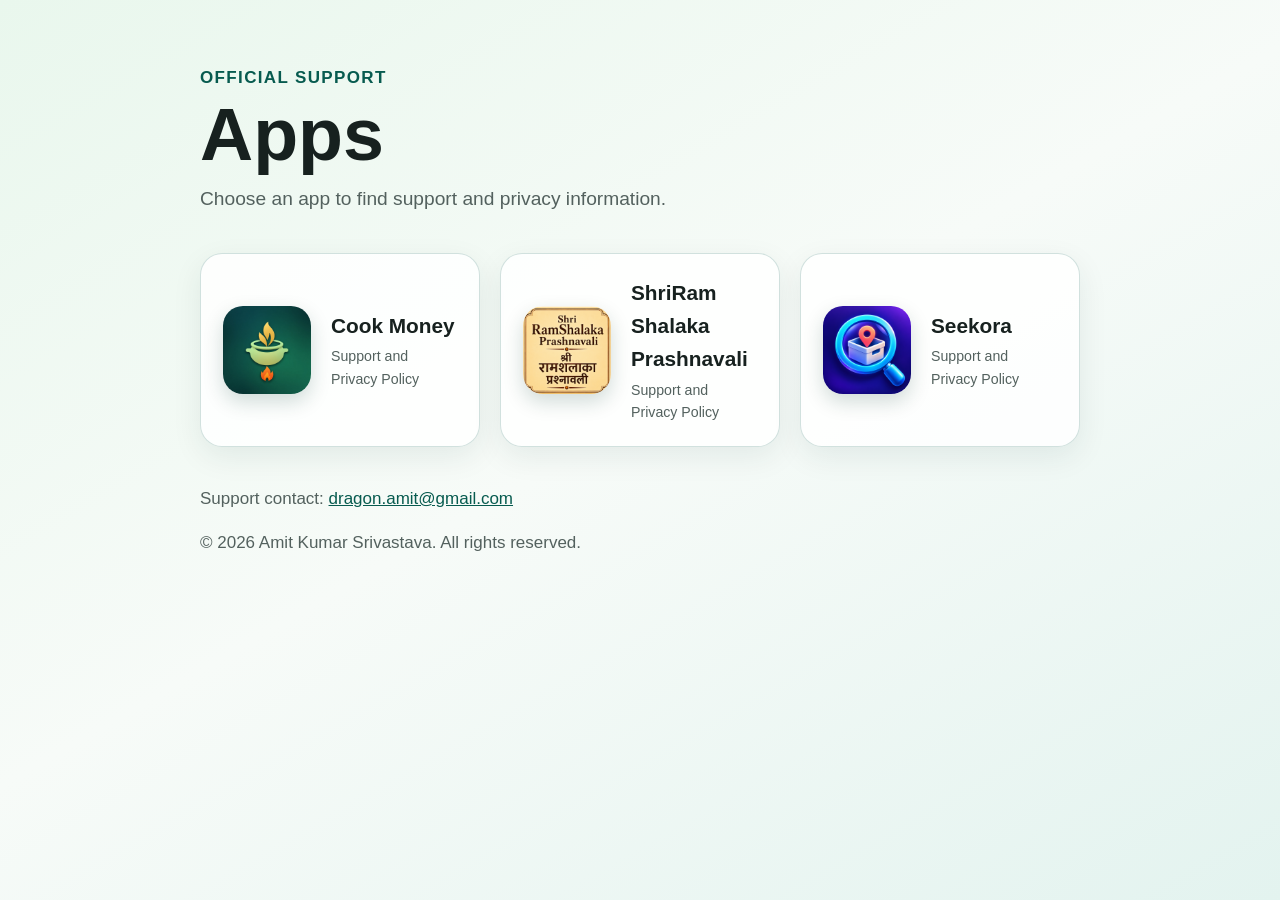
<file: index.html>
<!doctype html>
<html lang="en">
<head>
    <meta charset="utf-8">
    <meta name="viewport" content="width=device-width, initial-scale=1">
    <meta name="description" content="Official support and privacy information for apps by Amit Kumar Srivastava.">
    <meta name="theme-color" content="#075b4f">
    <title>App Support</title>
    <link rel="stylesheet" href="styles.css">
</head>
<body>
    <main>
        <header>
            <p class="eyebrow">Official support</p>
            <h1>Apps</h1>
            <p class="lead">Choose an app to find support and privacy information.</p>
        </header>

        <section class="app-grid" aria-label="Supported apps">
            <a class="app-card" href="cookmoney/">
                <img src="cookmoney/cook-money-icon.png" alt="" width="88" height="88">
                <span>
                    <strong>Cook Money</strong>
                    <small>Support and Privacy Policy</small>
                </span>
            </a>
            <a class="app-card" href="ShriRamShalaka/">
                <img src="ShriRamShalaka/ram-shalaka-icon.png" alt="" width="95" height="88">
                <span>
                    <strong>ShriRam Shalaka Prashnavali</strong>
                    <small>Support and Privacy Policy</small>
                </span>
            </a>
            <a class="app-card" href="seekora/">
                <img src="seekora/seekora-icon.png" alt="" width="88" height="88">
                <span>
                    <strong>Seekora</strong>
                    <small>Support and Privacy Policy</small>
                </span>
            </a>
        </section>

        <footer>
            <p>Support contact: <a href="mailto:dragon.amit@gmail.com">dragon.amit@gmail.com</a></p>
            <p>&copy; 2026 Amit Kumar Srivastava. All rights reserved.</p>
        </footer>
    </main>
</body>
</html>
</file>
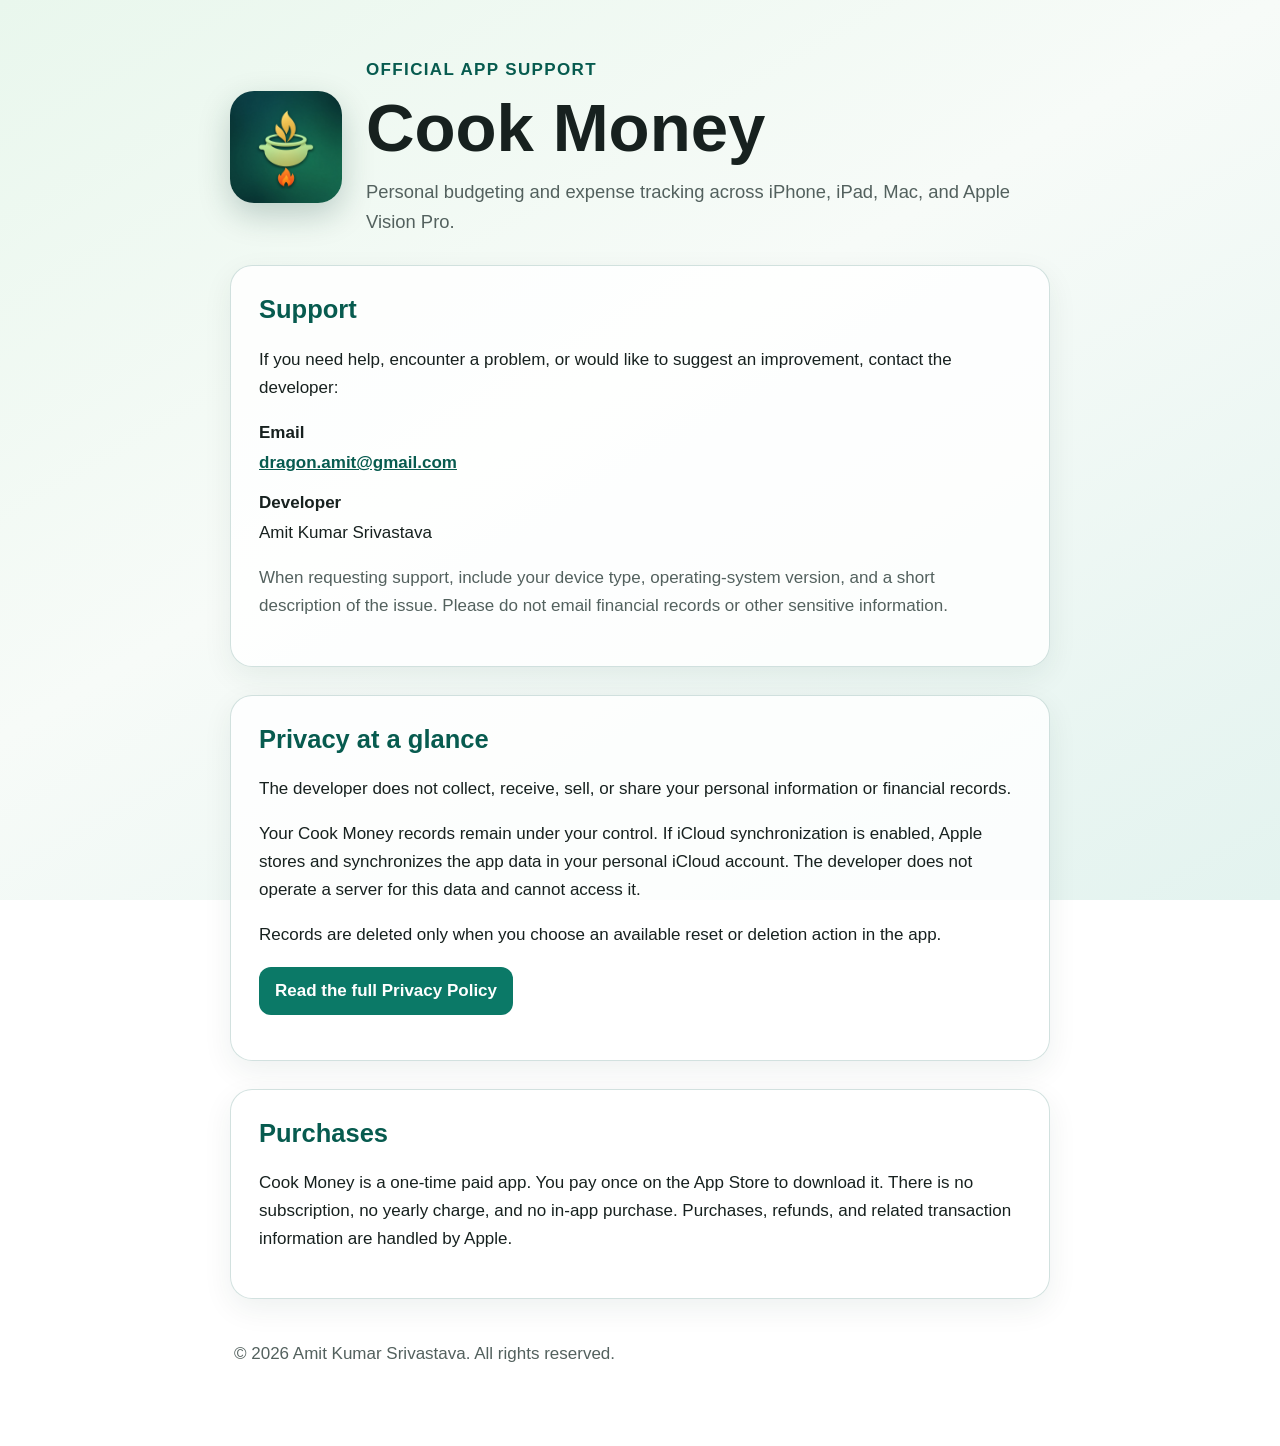
<file: cookmoney/index.html>
<!doctype html>
<html lang="en">
<head>
    <meta charset="utf-8">
    <meta name="viewport" content="width=device-width, initial-scale=1">
    <meta name="description" content="Official support page for Cook Money on iPhone, iPad, Mac, and Apple Vision Pro.">
    <meta name="theme-color" content="#075b4f">
    <title>Cook Money Support</title>
    <link rel="stylesheet" href="styles.css">
</head>
<body>
    <main>
        <header class="hero">
            <img src="cook-money-icon.png" alt="Cook Money app icon" width="112" height="112">
            <div>
                <p class="eyebrow">Official app support</p>
                <h1>Cook Money</h1>
                <p class="lead">Personal budgeting and expense tracking across iPhone, iPad, Mac, and Apple Vision Pro.</p>
            </div>
        </header>

        <section aria-labelledby="support-heading">
            <h2 id="support-heading">Support</h2>
            <p>If you need help, encounter a problem, or would like to suggest an improvement, contact the developer:</p>
            <dl>
                <div>
                    <dt>Email</dt>
                    <dd><a href="mailto:dragon.amit@gmail.com?subject=Cook%20Money%20Support">dragon.amit@gmail.com</a></dd>
                </div>
                <div>
                    <dt>Developer</dt>
                    <dd>Amit Kumar Srivastava</dd>
                </div>
            </dl>
            <p class="note">When requesting support, include your device type, operating-system version, and a short description of the issue. Please do not email financial records or other sensitive information.</p>
        </section>

        <section aria-labelledby="privacy-heading">
            <h2 id="privacy-heading">Privacy at a glance</h2>
            <p>The developer does not collect, receive, sell, or share your personal information or financial records.</p>
            <p>Your Cook Money records remain under your control. If iCloud synchronization is enabled, Apple stores and synchronizes the app data in your personal iCloud account. The developer does not operate a server for this data and cannot access it.</p>
            <p>Records are deleted only when you choose an available reset or deletion action in the app.</p>
            <p><a class="button" href="privacy.html">Read the full Privacy Policy</a></p>
        </section>

        <section aria-labelledby="purchase-heading">
            <h2 id="purchase-heading">Purchases</h2>
            <p>Cook Money is a one-time paid app. You pay once on the App Store to download it. There is no subscription, no yearly charge, and no in-app purchase. Purchases, refunds, and related transaction information are handled by Apple.</p>
        </section>

        <footer>
            <p>&copy; 2026 Amit Kumar Srivastava. All rights reserved.</p>
        </footer>
    </main>
</body>
</html>
</file>
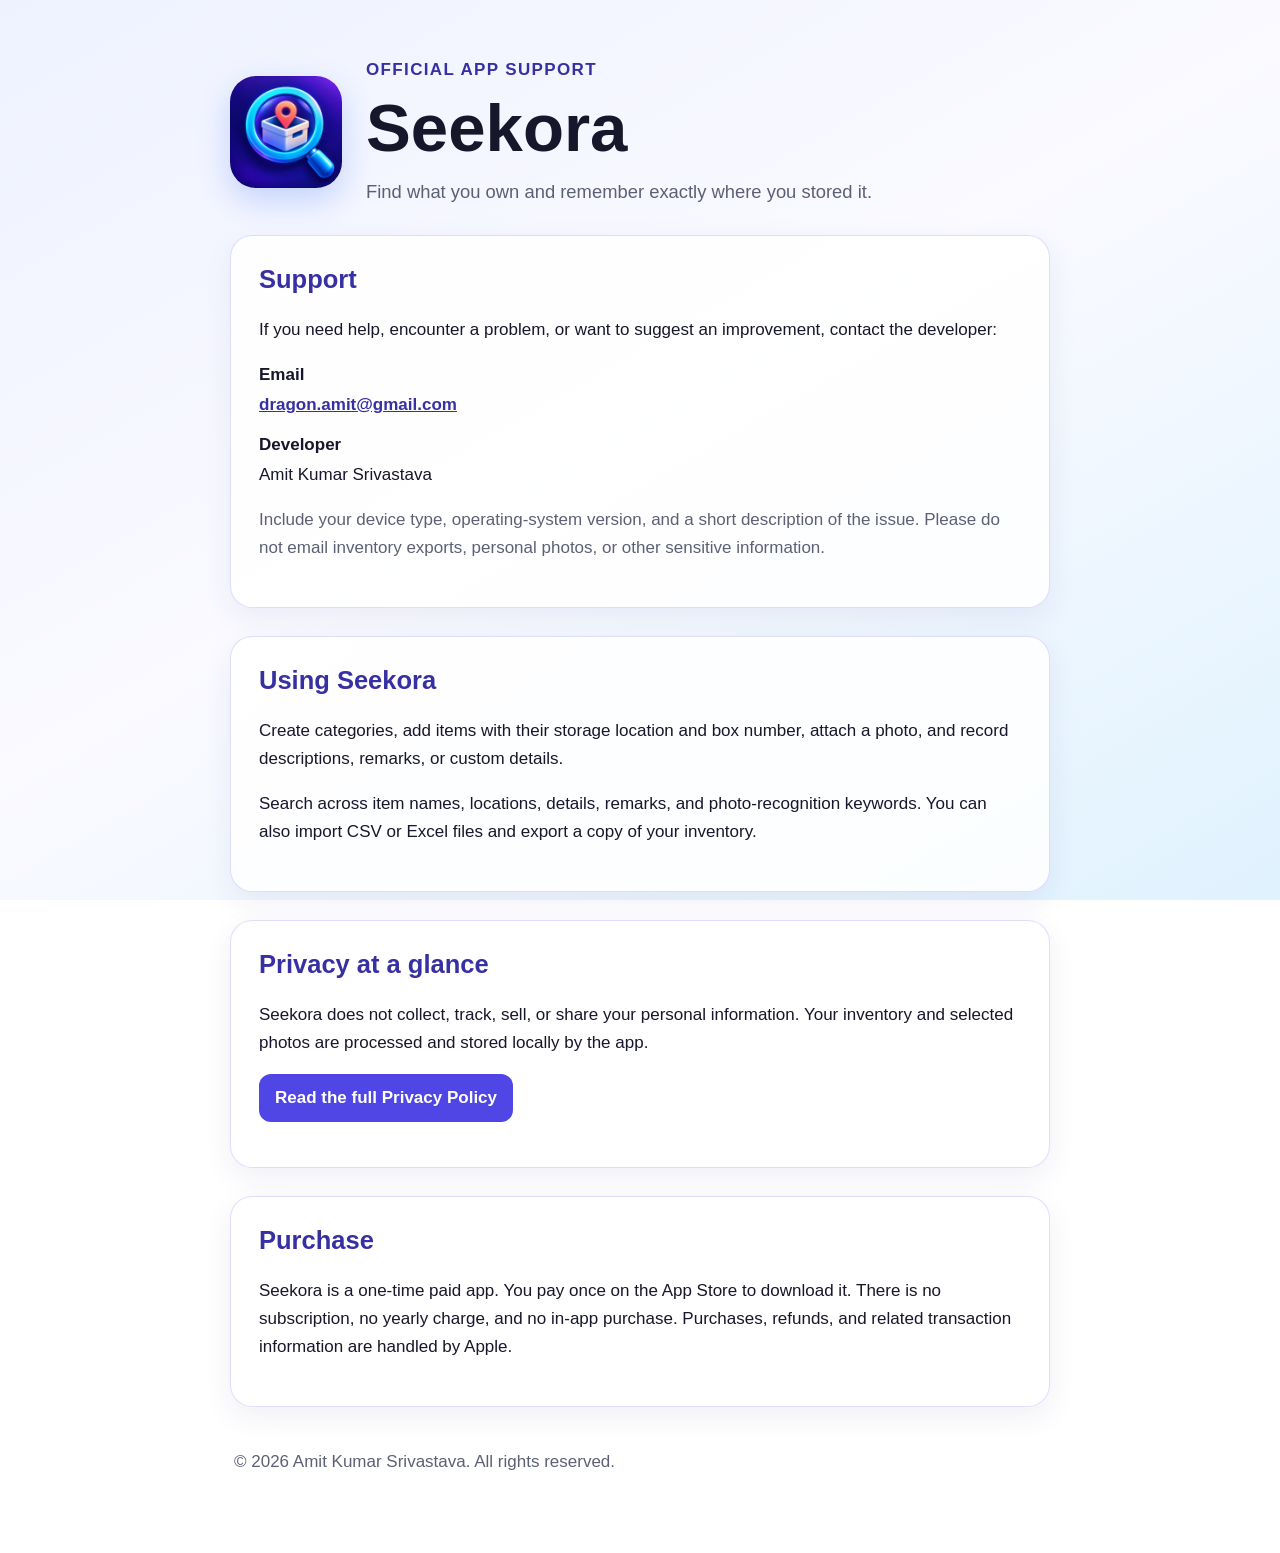
<file: seekora/index.html>
<!doctype html>
<html lang="en">
<head>
    <meta charset="utf-8">
    <meta name="viewport" content="width=device-width, initial-scale=1">
    <meta name="description" content="Official support page for Seekora on iPhone, iPad, Mac, and Apple Vision Pro.">
    <meta name="theme-color" content="#4f46e5">
    <title>Seekora Support</title>
    <link rel="stylesheet" href="styles.css">
</head>
<body>
    <main>
        <header class="hero">
            <img src="seekora-icon.png" alt="Seekora app icon" width="112" height="112">
            <div>
                <p class="eyebrow">Official app support</p>
                <h1>Seekora</h1>
                <p class="lead">Find what you own and remember exactly where you stored it.</p>
            </div>
        </header>

        <section aria-labelledby="support-heading">
            <h2 id="support-heading">Support</h2>
            <p>If you need help, encounter a problem, or want to suggest an improvement, contact the developer:</p>
            <dl>
                <div><dt>Email</dt><dd><a href="mailto:dragon.amit@gmail.com?subject=Seekora%20Support">dragon.amit@gmail.com</a></dd></div>
                <div><dt>Developer</dt><dd>Amit Kumar Srivastava</dd></div>
            </dl>
            <p class="note">Include your device type, operating-system version, and a short description of the issue. Please do not email inventory exports, personal photos, or other sensitive information.</p>
        </section>

        <section aria-labelledby="features-heading">
            <h2 id="features-heading">Using Seekora</h2>
            <p>Create categories, add items with their storage location and box number, attach a photo, and record descriptions, remarks, or custom details.</p>
            <p>Search across item names, locations, details, remarks, and photo-recognition keywords. You can also import CSV or Excel files and export a copy of your inventory.</p>
        </section>

        <section aria-labelledby="privacy-heading">
            <h2 id="privacy-heading">Privacy at a glance</h2>
            <p>Seekora does not collect, track, sell, or share your personal information. Your inventory and selected photos are processed and stored locally by the app.</p>
            <p><a class="button" href="privacy.html">Read the full Privacy Policy</a></p>
        </section>

        <section aria-labelledby="purchase-heading">
            <h2 id="purchase-heading">Purchase</h2>
            <p>Seekora is a one-time paid app. You pay once on the App Store to download it. There is no subscription, no yearly charge, and no in-app purchase. Purchases, refunds, and related transaction information are handled by Apple.</p>
        </section>

        <footer><p>&copy; 2026 Amit Kumar Srivastava. All rights reserved.</p></footer>
    </main>
</body>
</html>
</file>
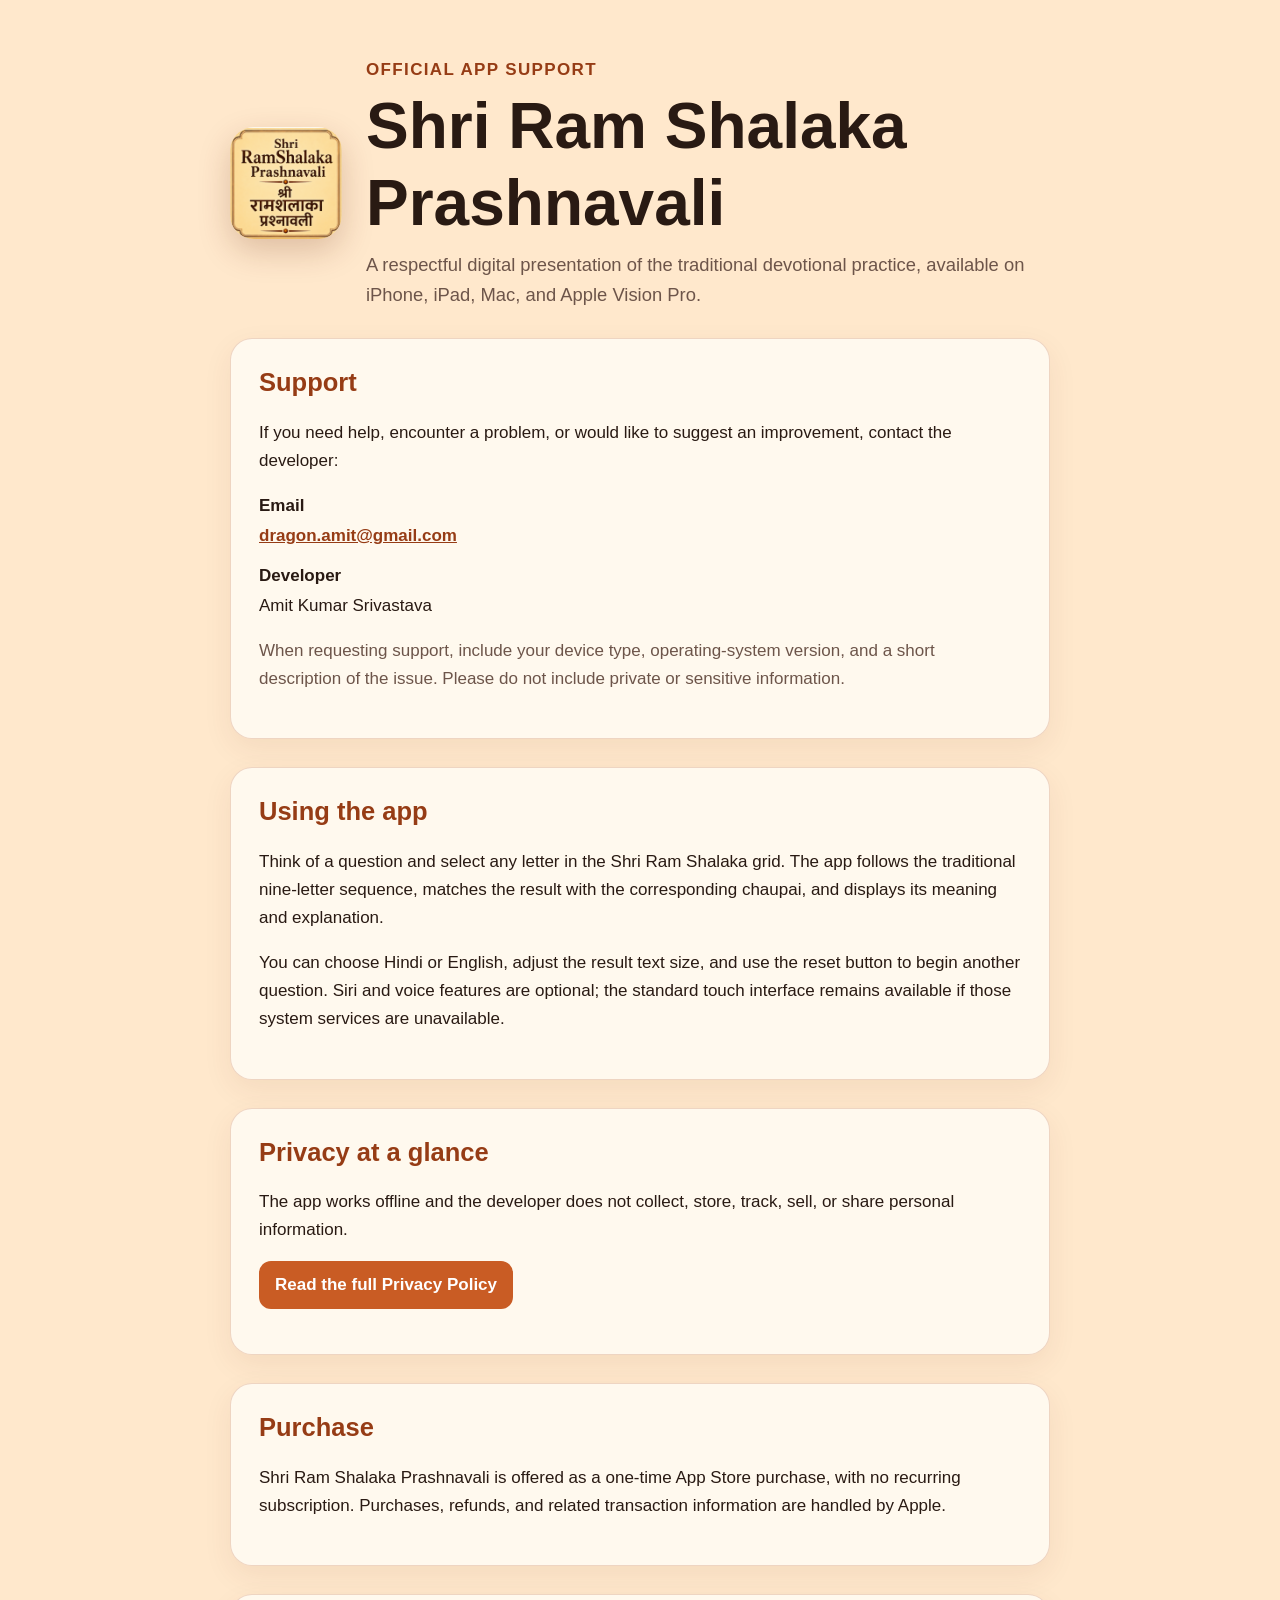
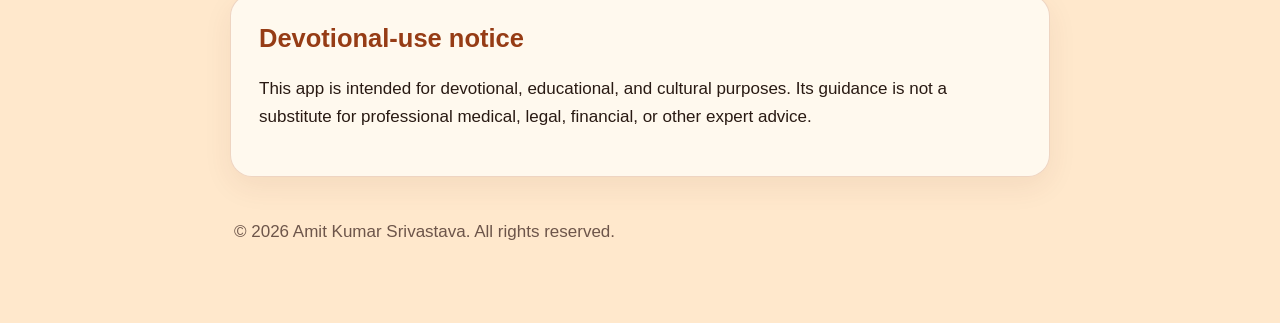
<file: ShriRamShalaka/index.html>
<!doctype html>
<html lang="en">
<head>
    <meta charset="utf-8">
    <meta name="viewport" content="width=device-width, initial-scale=1">
    <meta name="description" content="Official support page for Shri Ram Shalaka Prashnavali on iPhone, iPad, Mac, and Apple Vision Pro.">
    <meta name="theme-color" content="#FFE8CC">
    <title>Shri Ram Shalaka Prashnavali Support</title>
    <link rel="stylesheet" href="styles.css">
</head>
<body>
    <main>
        <header class="hero">
            <img src="ram-shalaka-icon.png" alt="Shri Ram Shalaka Prashnavali app icon" width="112" height="112">
            <div>
                <p class="eyebrow">Official app support</p>
                <h1>Shri Ram Shalaka Prashnavali</h1>
                <p class="lead">A respectful digital presentation of the traditional devotional practice, available on iPhone, iPad, Mac, and Apple Vision Pro.</p>
            </div>
        </header>

        <section aria-labelledby="support-heading">
            <h2 id="support-heading">Support</h2>
            <p>If you need help, encounter a problem, or would like to suggest an improvement, contact the developer:</p>
            <dl>
                <div>
                    <dt>Email</dt>
                    <dd><a href="mailto:dragon.amit@gmail.com?subject=Shri%20Ram%20Shalaka%20Support">dragon.amit@gmail.com</a></dd>
                </div>
                <div>
                    <dt>Developer</dt>
                    <dd>Amit Kumar Srivastava</dd>
                </div>
            </dl>
            <p class="note">When requesting support, include your device type, operating-system version, and a short description of the issue. Please do not include private or sensitive information.</p>
        </section>

        <section aria-labelledby="usage-heading">
            <h2 id="usage-heading">Using the app</h2>
            <p>Think of a question and select any letter in the Shri Ram Shalaka grid. The app follows the traditional nine-letter sequence, matches the result with the corresponding chaupai, and displays its meaning and explanation.</p>
            <p>You can choose Hindi or English, adjust the result text size, and use the reset button to begin another question. Siri and voice features are optional; the standard touch interface remains available if those system services are unavailable.</p>
        </section>

        <section aria-labelledby="privacy-heading">
            <h2 id="privacy-heading">Privacy at a glance</h2>
            <p>The app works offline and the developer does not collect, store, track, sell, or share personal information.</p>
            <p><a class="button" href="privacy.html">Read the full Privacy Policy</a></p>
        </section>

        <section aria-labelledby="purchase-heading">
            <h2 id="purchase-heading">Purchase</h2>
            <p>Shri Ram Shalaka Prashnavali is offered as a one-time App Store purchase, with no recurring subscription. Purchases, refunds, and related transaction information are handled by Apple.</p>
        </section>

        <section aria-labelledby="notice-heading">
            <h2 id="notice-heading">Devotional-use notice</h2>
            <p>This app is intended for devotional, educational, and cultural purposes. Its guidance is not a substitute for professional medical, legal, financial, or other expert advice.</p>
        </section>

        <footer>
            <p>&copy; 2026 Amit Kumar Srivastava. All rights reserved.</p>
        </footer>
    </main>
</body>
</html>
</file>
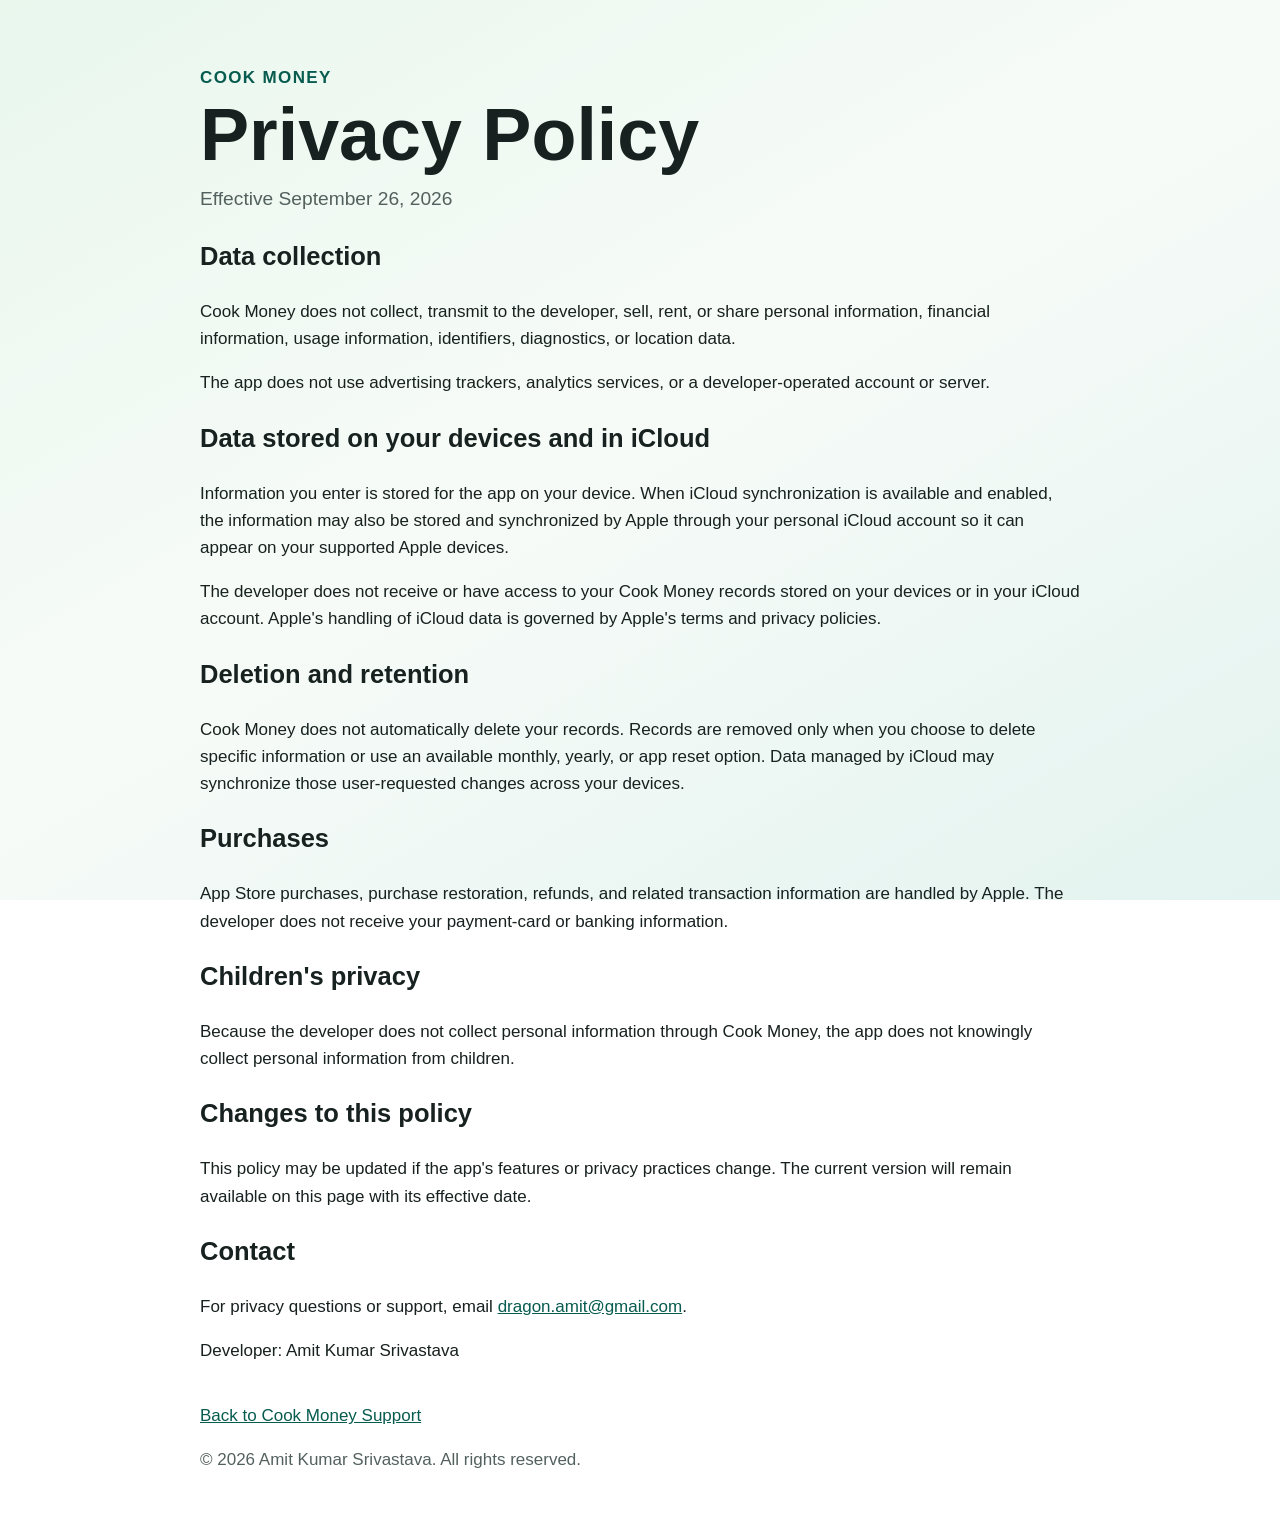
<file: privacy.html>
<!doctype html>
<html lang="en">
<head>
    <meta charset="utf-8">
    <meta name="viewport" content="width=device-width, initial-scale=1">
    <meta name="description" content="Privacy Policy for the Cook Money app.">
    <meta name="theme-color" content="#075b4f">
    <title>Cook Money Privacy Policy</title>
    <link rel="stylesheet" href="styles.css">
</head>
<body>
    <main>
        <header>
            <p class="eyebrow">Cook Money</p>
            <h1>Privacy Policy</h1>
            <p class="lead">Effective September 26, 2026</p>
        </header>

        <section>
            <h2>Data collection</h2>
            <p>Cook Money does not collect, transmit to the developer, sell, rent, or share personal information, financial information, usage information, identifiers, diagnostics, or location data.</p>
            <p>The app does not use advertising trackers, analytics services, or a developer-operated account or server.</p>
        </section>

        <section>
            <h2>Data stored on your devices and in iCloud</h2>
            <p>Information you enter is stored for the app on your device. When iCloud synchronization is available and enabled, the information may also be stored and synchronized by Apple through your personal iCloud account so it can appear on your supported Apple devices.</p>
            <p>The developer does not receive or have access to your Cook Money records stored on your devices or in your iCloud account. Apple's handling of iCloud data is governed by Apple's terms and privacy policies.</p>
        </section>

        <section>
            <h2>Deletion and retention</h2>
            <p>Cook Money does not automatically delete your records. Records are removed only when you choose to delete specific information or use an available monthly, yearly, or app reset option. Data managed by iCloud may synchronize those user-requested changes across your devices.</p>
        </section>

        <section>
            <h2>Purchases</h2>
            <p>App Store purchases, purchase restoration, refunds, and related transaction information are handled by Apple. The developer does not receive your payment-card or banking information.</p>
        </section>

        <section>
            <h2>Children's privacy</h2>
            <p>Because the developer does not collect personal information through Cook Money, the app does not knowingly collect personal information from children.</p>
        </section>

        <section>
            <h2>Changes to this policy</h2>
            <p>This policy may be updated if the app's features or privacy practices change. The current version will remain available on this page with its effective date.</p>
        </section>

        <section>
            <h2>Contact</h2>
            <p>For privacy questions or support, email <a href="mailto:dragon.amit@gmail.com?subject=Cook%20Money%20Privacy">dragon.amit@gmail.com</a>.</p>
            <p>Developer: Amit Kumar Srivastava</p>
        </section>

        <footer>
            <p><a href="index.html">Back to Cook Money Support</a></p>
            <p>&copy; 2026 Amit Kumar Srivastava. All rights reserved.</p>
        </footer>
    </main>
</body>
</html>
</file>
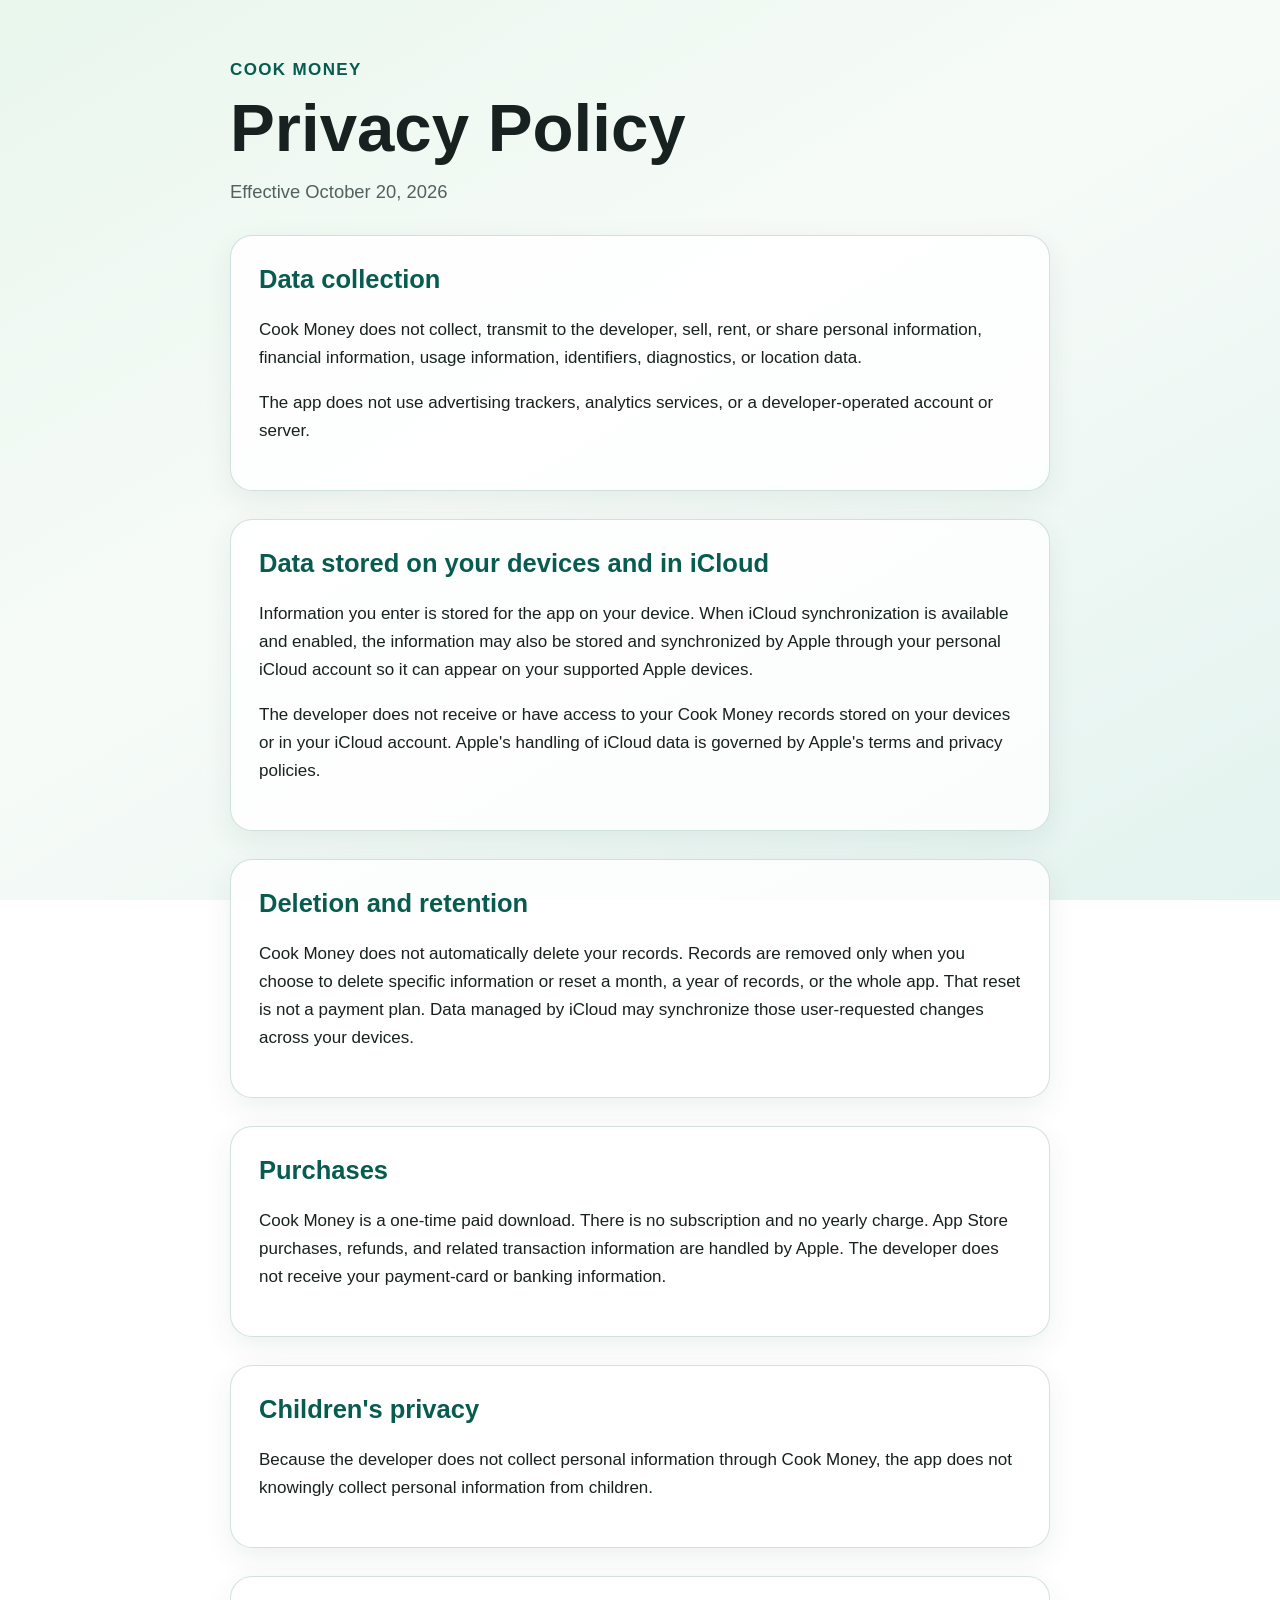
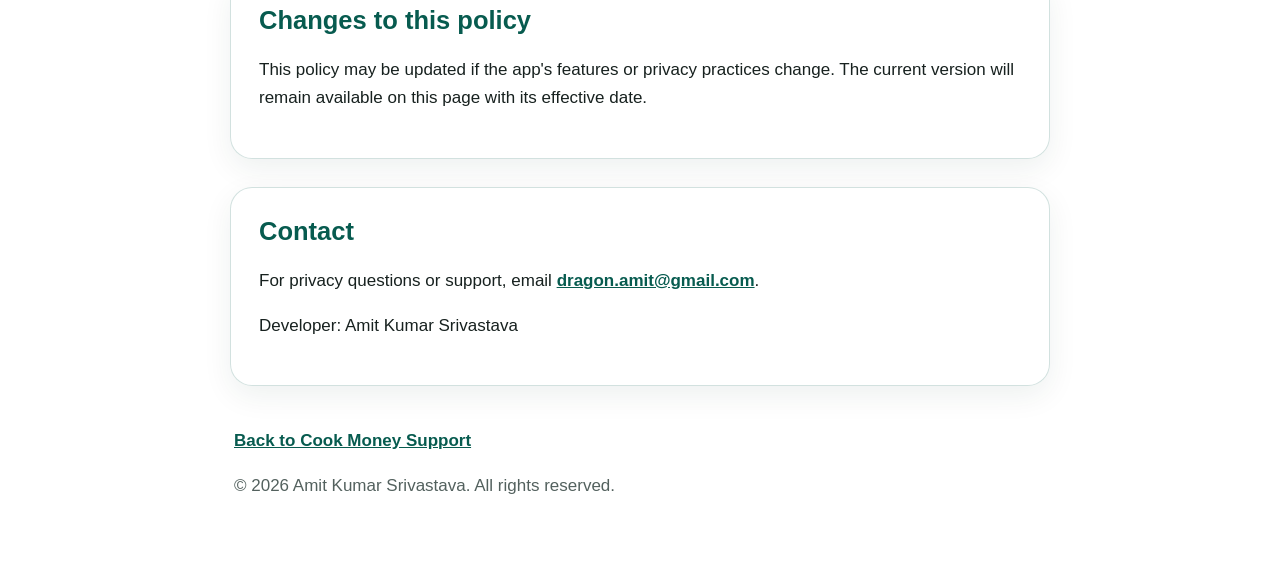
<file: cookmoney/privacy.html>
<!doctype html>
<html lang="en">
<head>
    <meta charset="utf-8">
    <meta name="viewport" content="width=device-width, initial-scale=1">
    <meta name="description" content="Privacy Policy for the Cook Money app.">
    <meta name="theme-color" content="#075b4f">
    <title>Cook Money Privacy Policy</title>
    <link rel="stylesheet" href="styles.css">
</head>
<body>
    <main>
        <header>
            <p class="eyebrow">Cook Money</p>
            <h1>Privacy Policy</h1>
            <p class="lead">Effective October 20, 2026</p>
        </header>

        <section>
            <h2>Data collection</h2>
            <p>Cook Money does not collect, transmit to the developer, sell, rent, or share personal information, financial information, usage information, identifiers, diagnostics, or location data.</p>
            <p>The app does not use advertising trackers, analytics services, or a developer-operated account or server.</p>
        </section>

        <section>
            <h2>Data stored on your devices and in iCloud</h2>
            <p>Information you enter is stored for the app on your device. When iCloud synchronization is available and enabled, the information may also be stored and synchronized by Apple through your personal iCloud account so it can appear on your supported Apple devices.</p>
            <p>The developer does not receive or have access to your Cook Money records stored on your devices or in your iCloud account. Apple's handling of iCloud data is governed by Apple's terms and privacy policies.</p>
        </section>

        <section>
            <h2>Deletion and retention</h2>
            <p>Cook Money does not automatically delete your records. Records are removed only when you choose to delete specific information or reset a month, a year of records, or the whole app. That reset is not a payment plan. Data managed by iCloud may synchronize those user-requested changes across your devices.</p>
        </section>

        <section>
            <h2>Purchases</h2>
            <p>Cook Money is a one-time paid download. There is no subscription and no yearly charge. App Store purchases, refunds, and related transaction information are handled by Apple. The developer does not receive your payment-card or banking information.</p>
        </section>

        <section>
            <h2>Children's privacy</h2>
            <p>Because the developer does not collect personal information through Cook Money, the app does not knowingly collect personal information from children.</p>
        </section>

        <section>
            <h2>Changes to this policy</h2>
            <p>This policy may be updated if the app's features or privacy practices change. The current version will remain available on this page with its effective date.</p>
        </section>

        <section>
            <h2>Contact</h2>
            <p>For privacy questions or support, email <a href="mailto:dragon.amit@gmail.com?subject=Cook%20Money%20Privacy">dragon.amit@gmail.com</a>.</p>
            <p>Developer: Amit Kumar Srivastava</p>
        </section>

        <footer>
            <p><a href="index.html">Back to Cook Money Support</a></p>
            <p>&copy; 2026 Amit Kumar Srivastava. All rights reserved.</p>
        </footer>
    </main>
</body>
</html>
</file>
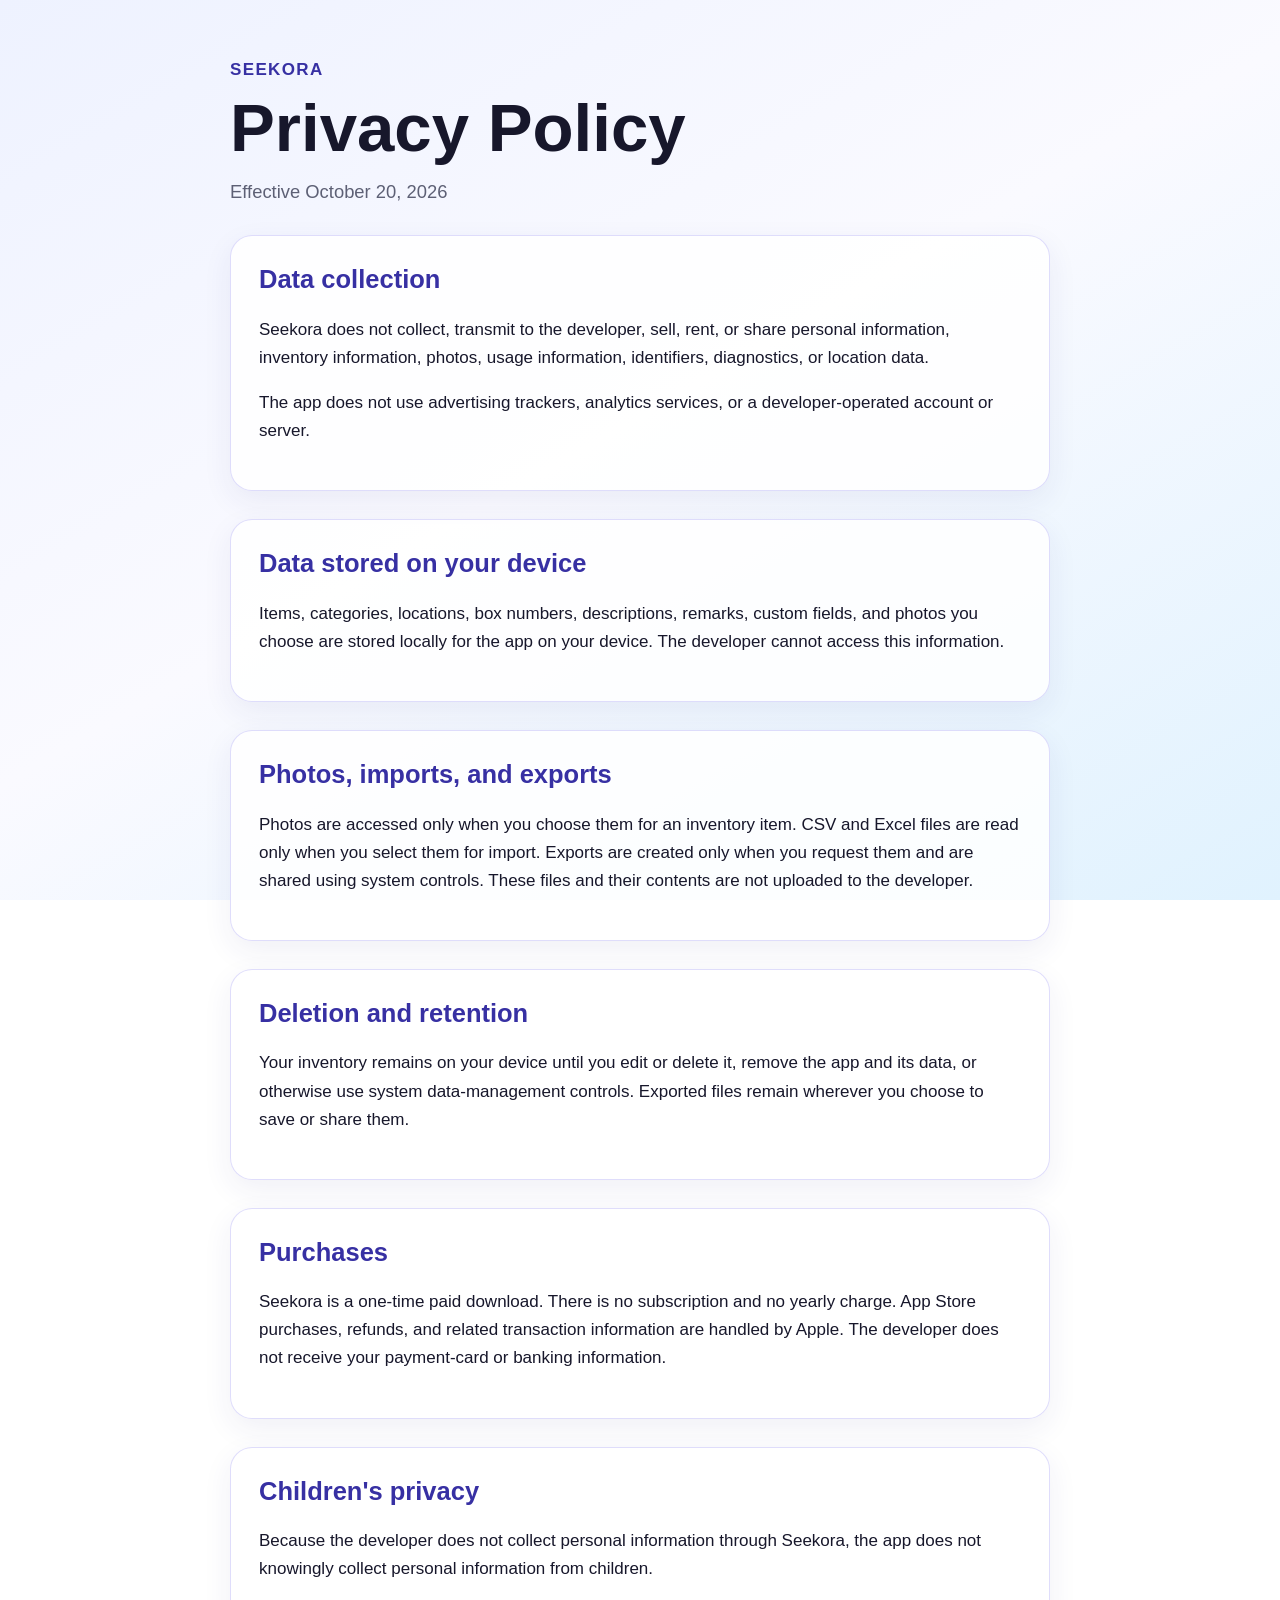
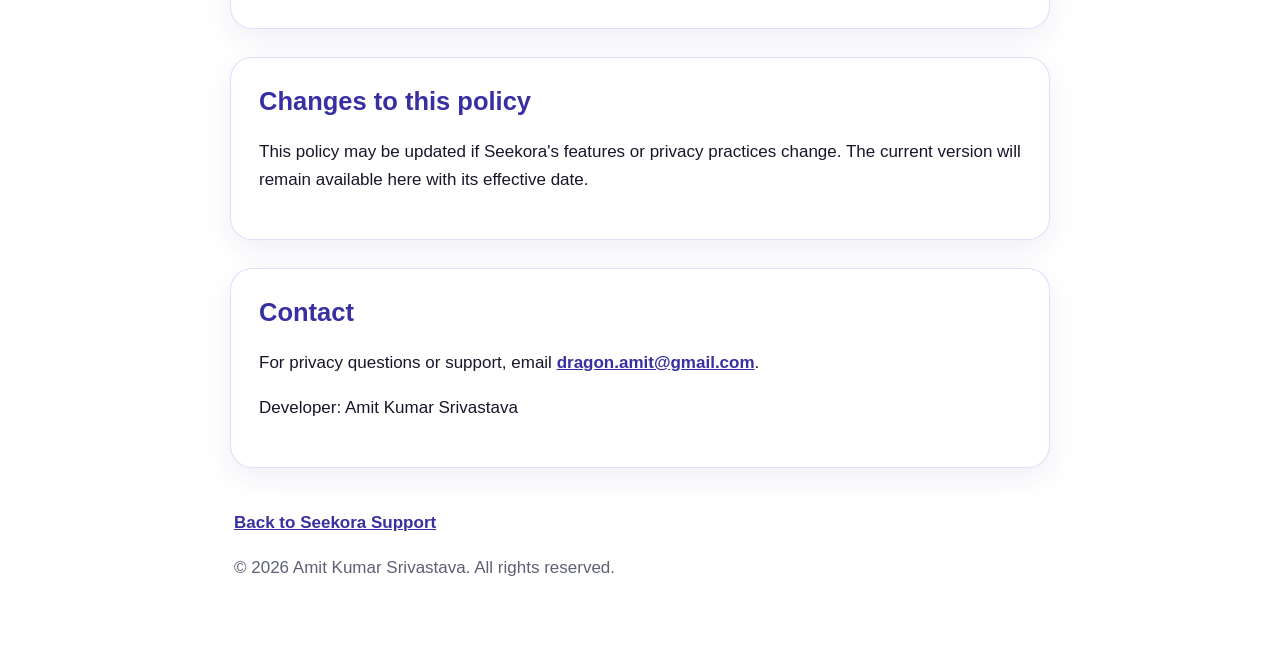
<file: seekora/privacy.html>
<!doctype html>
<html lang="en">
<head>
    <meta charset="utf-8">
    <meta name="viewport" content="width=device-width, initial-scale=1">
    <meta name="description" content="Privacy Policy for the Seekora app.">
    <meta name="theme-color" content="#4f46e5">
    <title>Seekora Privacy Policy</title>
    <link rel="stylesheet" href="styles.css">
</head>
<body>
    <main>
        <header>
            <p class="eyebrow">Seekora</p>
            <h1>Privacy Policy</h1>
            <p class="lead">Effective October 20, 2026</p>
        </header>

        <section>
            <h2>Data collection</h2>
            <p>Seekora does not collect, transmit to the developer, sell, rent, or share personal information, inventory information, photos, usage information, identifiers, diagnostics, or location data.</p>
            <p>The app does not use advertising trackers, analytics services, or a developer-operated account or server.</p>
        </section>

        <section>
            <h2>Data stored on your device</h2>
            <p>Items, categories, locations, box numbers, descriptions, remarks, custom fields, and photos you choose are stored locally for the app on your device. The developer cannot access this information.</p>
        </section>

        <section>
            <h2>Photos, imports, and exports</h2>
            <p>Photos are accessed only when you choose them for an inventory item. CSV and Excel files are read only when you select them for import. Exports are created only when you request them and are shared using system controls. These files and their contents are not uploaded to the developer.</p>
        </section>

        <section>
            <h2>Deletion and retention</h2>
            <p>Your inventory remains on your device until you edit or delete it, remove the app and its data, or otherwise use system data-management controls. Exported files remain wherever you choose to save or share them.</p>
        </section>

        <section>
            <h2>Purchases</h2>
            <p>Seekora is a one-time paid download. There is no subscription and no yearly charge. App Store purchases, refunds, and related transaction information are handled by Apple. The developer does not receive your payment-card or banking information.</p>
        </section>

        <section>
            <h2>Children's privacy</h2>
            <p>Because the developer does not collect personal information through Seekora, the app does not knowingly collect personal information from children.</p>
        </section>

        <section>
            <h2>Changes to this policy</h2>
            <p>This policy may be updated if Seekora's features or privacy practices change. The current version will remain available here with its effective date.</p>
        </section>

        <section>
            <h2>Contact</h2>
            <p>For privacy questions or support, email <a href="mailto:dragon.amit@gmail.com?subject=Seekora%20Privacy">dragon.amit@gmail.com</a>.</p>
            <p>Developer: Amit Kumar Srivastava</p>
        </section>

        <footer>
            <p><a href="index.html">Back to Seekora Support</a></p>
            <p>&copy; 2026 Amit Kumar Srivastava. All rights reserved.</p>
        </footer>
    </main>
</body>
</html>
</file>
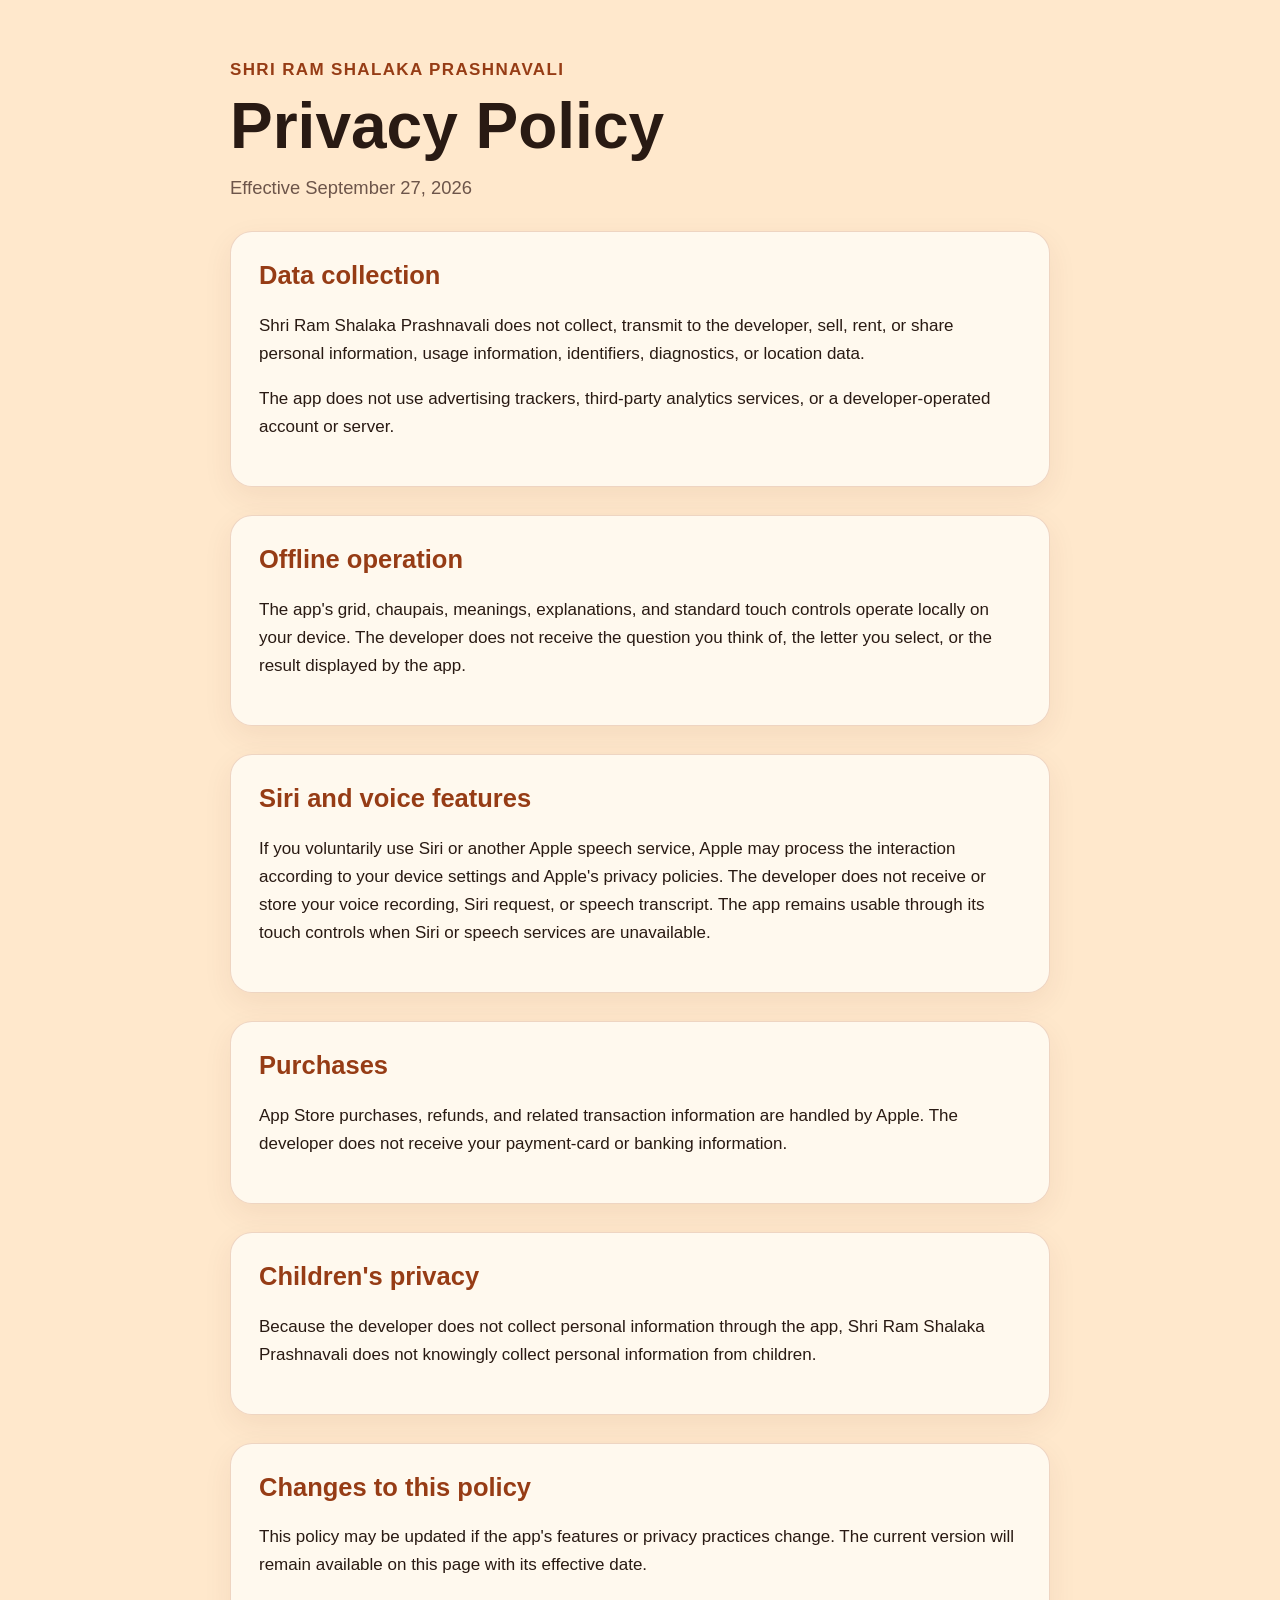
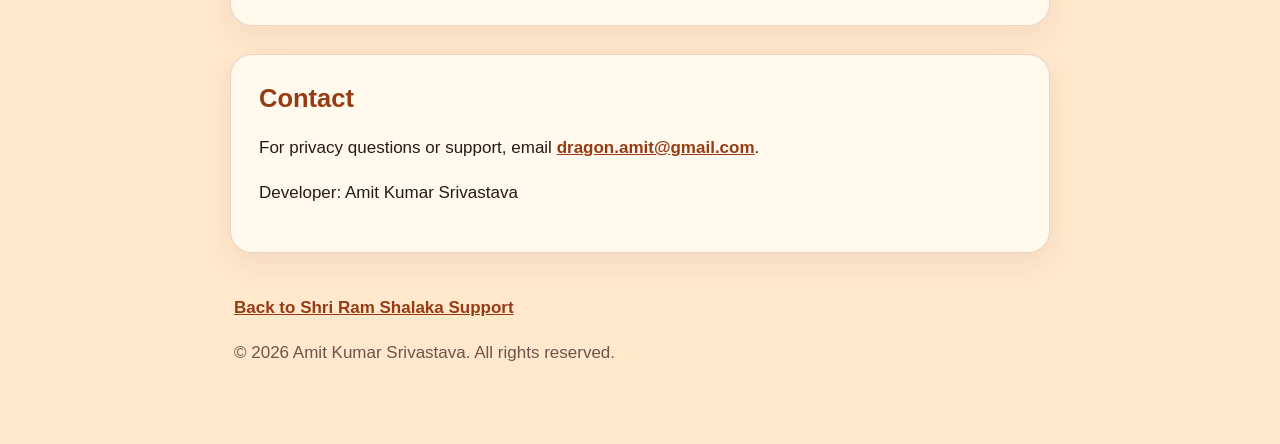
<file: ShriRamShalaka/privacy.html>
<!doctype html>
<html lang="en">
<head>
    <meta charset="utf-8">
    <meta name="viewport" content="width=device-width, initial-scale=1">
    <meta name="description" content="Privacy Policy for the Shri Ram Shalaka Prashnavali app.">
    <meta name="theme-color" content="#FFE8CC">
    <title>Shri Ram Shalaka Prashnavali Privacy Policy</title>
    <link rel="stylesheet" href="styles.css">
</head>
<body>
    <main>
        <header>
            <p class="eyebrow">Shri Ram Shalaka Prashnavali</p>
            <h1>Privacy Policy</h1>
            <p class="lead">Effective September 27, 2026</p>
        </header>

        <section>
            <h2>Data collection</h2>
            <p>Shri Ram Shalaka Prashnavali does not collect, transmit to the developer, sell, rent, or share personal information, usage information, identifiers, diagnostics, or location data.</p>
            <p>The app does not use advertising trackers, third-party analytics services, or a developer-operated account or server.</p>
        </section>

        <section>
            <h2>Offline operation</h2>
            <p>The app's grid, chaupais, meanings, explanations, and standard touch controls operate locally on your device. The developer does not receive the question you think of, the letter you select, or the result displayed by the app.</p>
        </section>

        <section>
            <h2>Siri and voice features</h2>
            <p>If you voluntarily use Siri or another Apple speech service, Apple may process the interaction according to your device settings and Apple's privacy policies. The developer does not receive or store your voice recording, Siri request, or speech transcript. The app remains usable through its touch controls when Siri or speech services are unavailable.</p>
        </section>

        <section>
            <h2>Purchases</h2>
            <p>App Store purchases, refunds, and related transaction information are handled by Apple. The developer does not receive your payment-card or banking information.</p>
        </section>

        <section>
            <h2>Children's privacy</h2>
            <p>Because the developer does not collect personal information through the app, Shri Ram Shalaka Prashnavali does not knowingly collect personal information from children.</p>
        </section>

        <section>
            <h2>Changes to this policy</h2>
            <p>This policy may be updated if the app's features or privacy practices change. The current version will remain available on this page with its effective date.</p>
        </section>

        <section>
            <h2>Contact</h2>
            <p>For privacy questions or support, email <a href="mailto:dragon.amit@gmail.com?subject=Shri%20Ram%20Shalaka%20Privacy">dragon.amit@gmail.com</a>.</p>
            <p>Developer: Amit Kumar Srivastava</p>
        </section>

        <footer>
            <p><a href="index.html">Back to Shri Ram Shalaka Support</a></p>
            <p>&copy; 2026 Amit Kumar Srivastava. All rights reserved.</p>
        </footer>
    </main>
</body>
</html>
</file>
<file: styles.css>
:root {
    color-scheme: light dark;
    --accent: #075b4f;
    --text: #17211f;
    --muted: #53615e;
    --surface: rgba(255, 255, 255, 0.84);
    --border: rgba(7, 91, 79, 0.18);
}

* { box-sizing: border-box; }

body {
    margin: 0;
    font: 17px/1.6 -apple-system, BlinkMacSystemFont, "Segoe UI", sans-serif;
    color: var(--text);
    background: linear-gradient(150deg, #e9f7ed, #f7fbf8 48%, #e3f3ef) fixed;
}

main {
    width: min(880px, calc(100% - 32px));
    margin: 0 auto;
    padding: 64px 0 36px;
}

h1 { margin: 4px 0 8px; font-size: clamp(2.6rem, 8vw, 4.6rem); line-height: 1.1; }
.eyebrow { margin: 0; color: var(--accent); font-weight: 700; letter-spacing: .08em; text-transform: uppercase; }
.lead { margin: 0; color: var(--muted); font-size: 1.2rem; }

.app-grid {
    display: grid;
    grid-template-columns: repeat(auto-fit, minmax(260px, 1fr));
    gap: 20px;
    margin-top: 38px;
}

.app-card {
    display: flex;
    align-items: center;
    gap: 20px;
    padding: 22px;
    color: var(--text);
    background: var(--surface);
    border: 1px solid var(--border);
    border-radius: 22px;
    box-shadow: 0 10px 30px rgba(5, 54, 47, .08);
    text-decoration: none;
    transition: transform .18s ease, box-shadow .18s ease;
}

.app-card:hover { transform: translateY(-2px); box-shadow: 0 14px 34px rgba(5, 54, 47, .14); }
.app-card img { border-radius: 20px; box-shadow: 0 8px 20px rgba(5, 54, 47, .18); }
.app-card strong, .app-card small { display: block; }
.app-card strong { font-size: 1.3rem; }
.app-card small { margin-top: 3px; color: var(--muted); }
a { color: var(--accent); }
footer { margin-top: 38px; color: var(--muted); }

@media (prefers-color-scheme: dark) {
    :root {
        --accent: #79dbc5;
        --text: #edf7f4;
        --muted: #b8c8c4;
        --surface: rgba(17, 31, 28, .88);
        --border: rgba(125, 220, 199, .22);
    }
    body { background: linear-gradient(150deg, #071512, #10221e 55%, #09201b) fixed; }
}
</file>
<file: cookmoney/styles.css>
:root {
    color-scheme: light dark;
    --accent: #0b7967;
    --accent-dark: #075b4f;
    --surface: rgba(255, 255, 255, 0.82);
    --text: #17211f;
    --muted: #53615e;
    --border: rgba(7, 91, 79, 0.18);
}

* { box-sizing: border-box; }

body {
    margin: 0;
    font: 17px/1.65 -apple-system, BlinkMacSystemFont, "Segoe UI", sans-serif;
    color: var(--text);
    background: linear-gradient(150deg, #e9f7ed 0%, #f7fbf8 45%, #e3f3ef 100%) fixed;
}

main {
    width: min(820px, calc(100% - 32px));
    margin: 0 auto;
    padding: 56px 0 36px;
}

.hero {
    display: flex;
    align-items: center;
    gap: 24px;
}

.hero img {
    border-radius: 24px;
    box-shadow: 0 12px 32px rgba(5, 54, 47, 0.22);
}

h1, h2 { line-height: 1.2; }
h1 { margin: 4px 0 8px; font-size: clamp(2.3rem, 8vw, 4.2rem); }
h2 { margin-top: 0; color: var(--accent-dark); }

.eyebrow {
    margin: 0;
    color: var(--accent-dark);
    font-weight: 700;
    letter-spacing: .08em;
    text-transform: uppercase;
}

.lead { margin: 0; color: var(--muted); font-size: 1.15rem; }

section {
    margin-top: 28px;
    padding: 28px;
    background: var(--surface);
    border: 1px solid var(--border);
    border-radius: 22px;
    box-shadow: 0 10px 30px rgba(5, 54, 47, 0.07);
}

dl div { margin: 12px 0; }
dt { font-weight: 700; }
dd { margin: 2px 0 0; }

a { color: var(--accent-dark); font-weight: 600; }

.button {
    display: inline-block;
    padding: 10px 16px;
    color: white;
    background: var(--accent);
    border-radius: 12px;
    text-decoration: none;
}

.note { color: var(--muted); }
footer { padding: 24px 4px; color: var(--muted); }

@media (max-width: 560px) {
    main { padding-top: 32px; }
    .hero { align-items: flex-start; }
    .hero img { width: 76px; height: 76px; border-radius: 17px; }
    section { padding: 22px; }
}

@media (prefers-color-scheme: dark) {
    :root {
        --surface: rgba(17, 31, 28, 0.88);
        --text: #edf7f4;
        --muted: #b8c8c4;
        --border: rgba(125, 220, 199, 0.22);
        --accent-dark: #79dbc5;
    }
    body { background: linear-gradient(150deg, #071512 0%, #10221e 55%, #09201b 100%) fixed; }
}
</file>
<file: seekora/styles.css>
:root {
    color-scheme: light dark;
    --accent: #4f46e5;
    --accent-dark: #3730a3;
    --surface: rgba(255, 255, 255, 0.84);
    --text: #17172b;
    --muted: #5d6075;
    --border: rgba(79, 70, 229, 0.18);
}

* { box-sizing: border-box; }

body {
    margin: 0;
    font: 17px/1.65 -apple-system, BlinkMacSystemFont, "Segoe UI", sans-serif;
    color: var(--text);
    background: linear-gradient(150deg, #eef2ff 0%, #fafaff 48%, #e0f2fe 100%) fixed;
}

main {
    width: min(820px, calc(100% - 32px));
    margin: 0 auto;
    padding: 56px 0 36px;
}

.hero { display: flex; align-items: center; gap: 24px; }
.hero img {
    flex: 0 0 112px;
    width: 112px;
    height: 112px;
    border-radius: 26px;
    box-shadow: 0 12px 32px rgba(37, 99, 235, .24);
}

h1, h2 { line-height: 1.2; }
h1 { margin: 4px 0 8px; font-size: clamp(2.3rem, 8vw, 4.2rem); }
h2 { margin-top: 0; color: var(--accent-dark); }
.eyebrow { margin: 0; color: var(--accent-dark); font-weight: 700; letter-spacing: .08em; text-transform: uppercase; }
.lead { margin: 0; color: var(--muted); font-size: 1.15rem; }

section {
    margin-top: 28px;
    padding: 28px;
    background: var(--surface);
    border: 1px solid var(--border);
    border-radius: 22px;
    box-shadow: 0 10px 30px rgba(49, 46, 129, .07);
}

dl div { margin: 12px 0; }
dt { font-weight: 700; }
dd { margin: 2px 0 0; }
a { color: var(--accent-dark); font-weight: 600; }
.button { display: inline-block; padding: 10px 16px; color: white; background: var(--accent); border-radius: 12px; text-decoration: none; }
.note { color: var(--muted); }
footer { padding: 24px 4px; color: var(--muted); }

@media (max-width: 560px) {
    main { padding-top: 32px; }
    .hero { align-items: flex-start; }
    .hero img { flex-basis: 76px; width: 76px; height: 76px; border-radius: 18px; }
    section { padding: 22px; }
}

@media (prefers-color-scheme: dark) {
    :root { --surface: rgba(20, 21, 42, .9); --text: #f2f2ff; --muted: #c2c4d7; --border: rgba(129, 140, 248, .24); --accent-dark: #a5b4fc; }
    body { background: linear-gradient(150deg, #0f1025 0%, #171936 55%, #0b1d31 100%) fixed; }
}
</file>
<file: ShriRamShalaka/styles.css>
:root {
    color-scheme: light dark;
    --accent: #c95c24;
    --accent-dark: #963c15;
    --surface: rgba(255, 252, 244, 0.86);
    --text: #291a13;
    --muted: #6d554a;
    --border: rgba(169, 67, 23, 0.2);
}

* { box-sizing: border-box; }

body {
    margin: 0;
    font: 17px/1.65 -apple-system, BlinkMacSystemFont, "Segoe UI", sans-serif;
    color: var(--text);
    background: #FFE8CC;
}

main {
    width: min(820px, calc(100% - 32px));
    margin: 0 auto;
    padding: 56px 0 36px;
}

.hero {
    display: flex;
    align-items: center;
    gap: 24px;
}

.hero img {
    border-radius: 24px;
    box-shadow: 0 12px 32px rgba(105, 42, 14, 0.22);
}

h1, h2 { line-height: 1.2; }
h1 { margin: 4px 0 8px; font-size: clamp(2.25rem, 8vw, 4rem); }
h2 { margin-top: 0; color: var(--accent-dark); }

.eyebrow {
    margin: 0;
    color: var(--accent-dark);
    font-weight: 700;
    letter-spacing: .08em;
    text-transform: uppercase;
}

.lead { margin: 0; color: var(--muted); font-size: 1.15rem; }

section {
    margin-top: 28px;
    padding: 28px;
    background: var(--surface);
    border: 1px solid var(--border);
    border-radius: 22px;
    box-shadow: 0 10px 30px rgba(105, 42, 14, 0.07);
}

dl div { margin: 12px 0; }
dt { font-weight: 700; }
dd { margin: 2px 0 0; }
a { color: var(--accent-dark); font-weight: 600; }

.button {
    display: inline-block;
    padding: 10px 16px;
    color: white;
    background: var(--accent);
    border-radius: 12px;
    text-decoration: none;
}

.note { color: var(--muted); }
footer { padding: 24px 4px; color: var(--muted); }

@media (max-width: 560px) {
    main { padding-top: 32px; }
    .hero { align-items: flex-start; }
    .hero img { width: 76px; height: 76px; border-radius: 17px; }
    section { padding: 22px; }
}

@media (prefers-color-scheme: dark) {
    body { background: #FFE8CC; }
}
</file>
